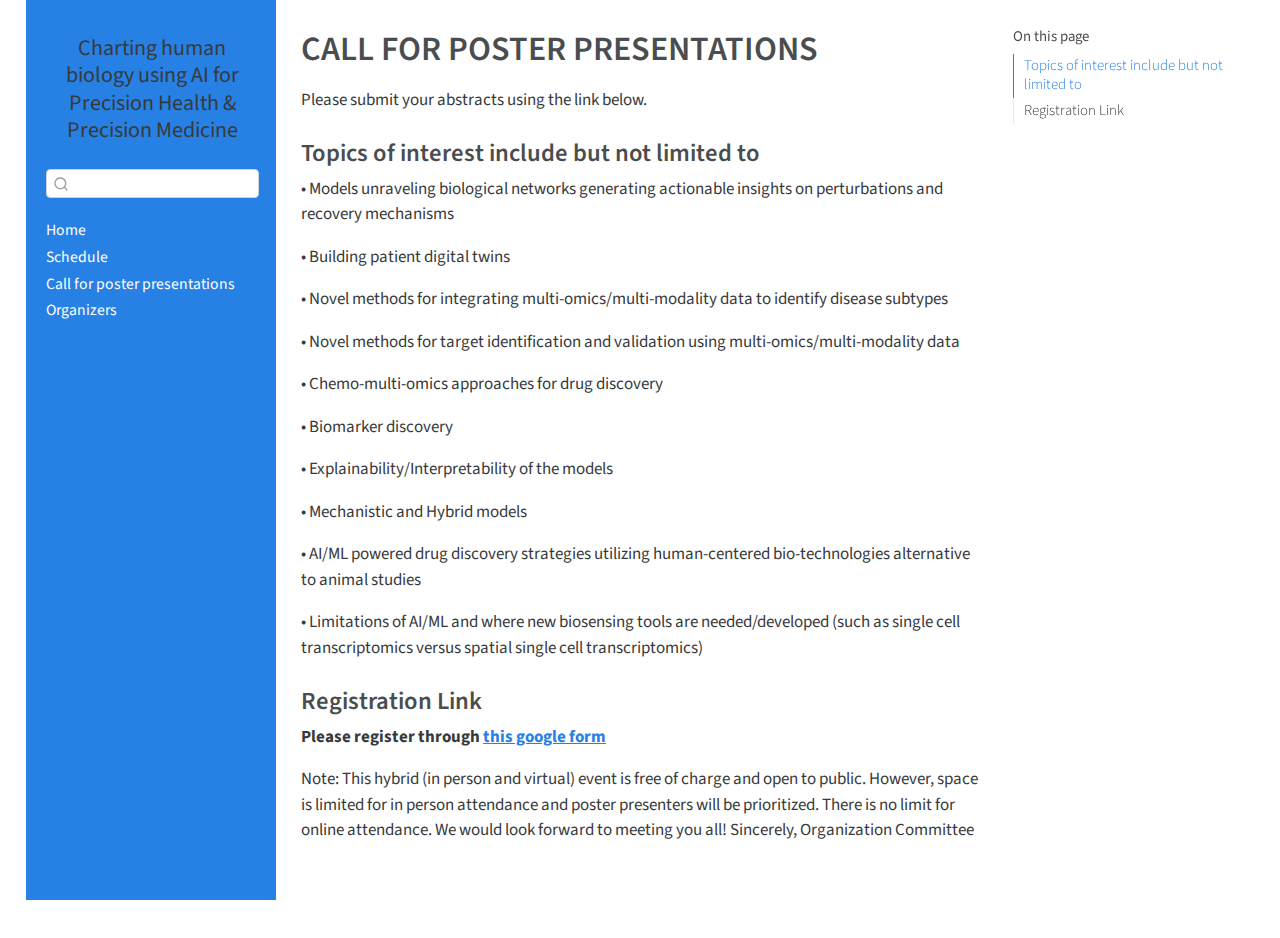
<file: materials.html>
<!DOCTYPE html>
<html xmlns="http://www.w3.org/1999/xhtml" lang="en" xml:lang="en"><head>

<meta charset="utf-8">
<meta name="generator" content="quarto-1.3.450">

<meta name="viewport" content="width=device-width, initial-scale=1.0, user-scalable=yes">


<title>Charting human biology using AI for Precision Health &amp; Precision Medicine - CALL FOR POSTER PRESENTATIONS</title>
<style>
code{white-space: pre-wrap;}
span.smallcaps{font-variant: small-caps;}
div.columns{display: flex; gap: min(4vw, 1.5em);}
div.column{flex: auto; overflow-x: auto;}
div.hanging-indent{margin-left: 1.5em; text-indent: -1.5em;}
ul.task-list{list-style: none;}
ul.task-list li input[type="checkbox"] {
  width: 0.8em;
  margin: 0 0.8em 0.2em -1em; /* quarto-specific, see https://github.com/quarto-dev/quarto-cli/issues/4556 */ 
  vertical-align: middle;
}
</style>


<script src="site_libs/quarto-nav/quarto-nav.js"></script>
<script src="site_libs/clipboard/clipboard.min.js"></script>
<script src="site_libs/quarto-search/autocomplete.umd.js"></script>
<script src="site_libs/quarto-search/fuse.min.js"></script>
<script src="site_libs/quarto-search/quarto-search.js"></script>
<meta name="quarto:offset" content="./">
<script src="site_libs/quarto-html/quarto.js"></script>
<script src="site_libs/quarto-html/popper.min.js"></script>
<script src="site_libs/quarto-html/tippy.umd.min.js"></script>
<script src="site_libs/quarto-html/anchor.min.js"></script>
<link href="site_libs/quarto-html/tippy.css" rel="stylesheet">
<link href="site_libs/quarto-html/quarto-syntax-highlighting.css" rel="stylesheet" id="quarto-text-highlighting-styles">
<script src="site_libs/bootstrap/bootstrap.min.js"></script>
<link href="site_libs/bootstrap/bootstrap-icons.css" rel="stylesheet">
<link href="site_libs/bootstrap/bootstrap.min.css" rel="stylesheet" id="quarto-bootstrap" data-mode="light">
<script id="quarto-search-options" type="application/json">{
  "location": "sidebar",
  "copy-button": false,
  "collapse-after": 3,
  "panel-placement": "start",
  "type": "textbox",
  "limit": 20,
  "language": {
    "search-no-results-text": "No results",
    "search-matching-documents-text": "matching documents",
    "search-copy-link-title": "Copy link to search",
    "search-hide-matches-text": "Hide additional matches",
    "search-more-match-text": "more match in this document",
    "search-more-matches-text": "more matches in this document",
    "search-clear-button-title": "Clear",
    "search-detached-cancel-button-title": "Cancel",
    "search-submit-button-title": "Submit",
    "search-label": "Search"
  }
}</script>


</head>

<body class="nav-sidebar floating">

<div id="quarto-search-results"></div>
  <header id="quarto-header" class="headroom fixed-top">
  <nav class="quarto-secondary-nav">
    <div class="container-fluid d-flex">
      <button type="button" class="quarto-btn-toggle btn" data-bs-toggle="collapse" data-bs-target="#quarto-sidebar,#quarto-sidebar-glass" aria-controls="quarto-sidebar" aria-expanded="false" aria-label="Toggle sidebar navigation" onclick="if (window.quartoToggleHeadroom) { window.quartoToggleHeadroom(); }">
        <i class="bi bi-layout-text-sidebar-reverse"></i>
      </button>
      <nav class="quarto-page-breadcrumbs" aria-label="breadcrumb"><ol class="breadcrumb"><li class="breadcrumb-item"><a href="./materials.html">Call for poster presentations</a></li></ol></nav>
      <a class="flex-grow-1" role="button" data-bs-toggle="collapse" data-bs-target="#quarto-sidebar,#quarto-sidebar-glass" aria-controls="quarto-sidebar" aria-expanded="false" aria-label="Toggle sidebar navigation" onclick="if (window.quartoToggleHeadroom) { window.quartoToggleHeadroom(); }">      
      </a>
      <button type="button" class="btn quarto-search-button" aria-label="" onclick="window.quartoOpenSearch();">
        <i class="bi bi-search"></i>
      </button>
    </div>
  </nav>
</header>
<!-- content -->
<div id="quarto-content" class="quarto-container page-columns page-rows-contents page-layout-article">
<!-- sidebar -->
  <nav id="quarto-sidebar" class="sidebar collapse collapse-horizontal sidebar-navigation floating overflow-auto">
    <div class="pt-lg-2 mt-2 text-center sidebar-header">
    <div class="sidebar-title mb-0 py-0">
      <a href="./">Charting human biology using AI for Precision Health &amp; Precision Medicine</a> 
    </div>
      </div>
        <div class="mt-2 flex-shrink-0 align-items-center">
        <div class="sidebar-search">
        <div id="quarto-search" class="" title="Search"></div>
        </div>
        </div>
    <div class="sidebar-menu-container"> 
    <ul class="list-unstyled mt-1">
        <li class="sidebar-item">
  <div class="sidebar-item-container"> 
  <a href="./index.html" class="sidebar-item-text sidebar-link">
 <span class="menu-text">Home</span></a>
  </div>
</li>
        <li class="sidebar-item">
  <div class="sidebar-item-container"> 
  <a href="./schedule.html" class="sidebar-item-text sidebar-link">
 <span class="menu-text">Schedule</span></a>
  </div>
</li>
        <li class="sidebar-item">
  <div class="sidebar-item-container"> 
  <a href="./materials.html" class="sidebar-item-text sidebar-link active">
 <span class="menu-text">Call for poster presentations</span></a>
  </div>
</li>
        <li class="sidebar-item">
  <div class="sidebar-item-container"> 
  <a href="./organizers.html" class="sidebar-item-text sidebar-link">
 <span class="menu-text">Organizers</span></a>
  </div>
</li>
    </ul>
    </div>
</nav>
<div id="quarto-sidebar-glass" data-bs-toggle="collapse" data-bs-target="#quarto-sidebar,#quarto-sidebar-glass"></div>
<!-- margin-sidebar -->
    <div id="quarto-margin-sidebar" class="sidebar margin-sidebar">
        <nav id="TOC" role="doc-toc" class="toc-active">
    <h2 id="toc-title">On this page</h2>
   
  <ul>
  <li><a href="#topics-of-interest-include-but-not-limited-to" id="toc-topics-of-interest-include-but-not-limited-to" class="nav-link active" data-scroll-target="#topics-of-interest-include-but-not-limited-to">Topics of interest include but not limited to</a></li>
  <li><a href="#registration-link" id="toc-registration-link" class="nav-link" data-scroll-target="#registration-link">Registration Link</a></li>
  </ul>
</nav>
    </div>
<!-- main -->
<main class="content" id="quarto-document-content">

<header id="title-block-header" class="quarto-title-block default">
<div class="quarto-title">
<h1 class="title">CALL FOR POSTER PRESENTATIONS</h1>
</div>



<div class="quarto-title-meta">

    
  
    
  </div>
  

</header>

<p>Please submit your abstracts using the link below.</p>
<section id="topics-of-interest-include-but-not-limited-to" class="level3">
<h3 class="anchored" data-anchor-id="topics-of-interest-include-but-not-limited-to">Topics of interest include but not limited to</h3>
<p>• Models unraveling biological networks generating actionable insights on perturbations and recovery mechanisms</p>
<p>• Building patient digital twins</p>
<p>• Novel methods for integrating multi-omics/multi-modality data to identify disease subtypes</p>
<p>• Novel methods for target identification and validation using multi-omics/multi-modality data</p>
<p>• Chemo-multi-omics approaches for drug discovery</p>
<p>• Biomarker discovery</p>
<p>• Explainability/Interpretability of the models</p>
<p>• Mechanistic and Hybrid models</p>
<p>• AI/ML powered drug discovery strategies utilizing human-centered bio-technologies alternative to animal studies</p>
<p>• Limitations of AI/ML and where new biosensing tools are needed/developed (such as single cell transcriptomics versus spatial single cell transcriptomics)</p>
</section>
<section id="registration-link" class="level3">
<h3 class="anchored" data-anchor-id="registration-link">Registration Link</h3>
<p><strong>Please register through <a href="https://docs.google.com/forms/d/e/1FAIpQLScq83so2aQntCTdwQauWHZQdFnU6w0FtqrrrOoqub6pmgV14w/viewform?usp=sf_link">this google form</a> </strong></p>
<p>Note: This hybrid (in person and virtual) event is free of charge and open to public. However, space is limited for in person attendance and poster presenters will be prioritized. There is no limit for online attendance. We would look forward to meeting you all! Sincerely, Organization Committee</p>


</section>

</main> <!-- /main -->
<script id="quarto-html-after-body" type="application/javascript">
window.document.addEventListener("DOMContentLoaded", function (event) {
  const toggleBodyColorMode = (bsSheetEl) => {
    const mode = bsSheetEl.getAttribute("data-mode");
    const bodyEl = window.document.querySelector("body");
    if (mode === "dark") {
      bodyEl.classList.add("quarto-dark");
      bodyEl.classList.remove("quarto-light");
    } else {
      bodyEl.classList.add("quarto-light");
      bodyEl.classList.remove("quarto-dark");
    }
  }
  const toggleBodyColorPrimary = () => {
    const bsSheetEl = window.document.querySelector("link#quarto-bootstrap");
    if (bsSheetEl) {
      toggleBodyColorMode(bsSheetEl);
    }
  }
  toggleBodyColorPrimary();  
  const icon = "";
  const anchorJS = new window.AnchorJS();
  anchorJS.options = {
    placement: 'right',
    icon: icon
  };
  anchorJS.add('.anchored');
  const isCodeAnnotation = (el) => {
    for (const clz of el.classList) {
      if (clz.startsWith('code-annotation-')) {                     
        return true;
      }
    }
    return false;
  }
  const clipboard = new window.ClipboardJS('.code-copy-button', {
    text: function(trigger) {
      const codeEl = trigger.previousElementSibling.cloneNode(true);
      for (const childEl of codeEl.children) {
        if (isCodeAnnotation(childEl)) {
          childEl.remove();
        }
      }
      return codeEl.innerText;
    }
  });
  clipboard.on('success', function(e) {
    // button target
    const button = e.trigger;
    // don't keep focus
    button.blur();
    // flash "checked"
    button.classList.add('code-copy-button-checked');
    var currentTitle = button.getAttribute("title");
    button.setAttribute("title", "Copied!");
    let tooltip;
    if (window.bootstrap) {
      button.setAttribute("data-bs-toggle", "tooltip");
      button.setAttribute("data-bs-placement", "left");
      button.setAttribute("data-bs-title", "Copied!");
      tooltip = new bootstrap.Tooltip(button, 
        { trigger: "manual", 
          customClass: "code-copy-button-tooltip",
          offset: [0, -8]});
      tooltip.show();    
    }
    setTimeout(function() {
      if (tooltip) {
        tooltip.hide();
        button.removeAttribute("data-bs-title");
        button.removeAttribute("data-bs-toggle");
        button.removeAttribute("data-bs-placement");
      }
      button.setAttribute("title", currentTitle);
      button.classList.remove('code-copy-button-checked');
    }, 1000);
    // clear code selection
    e.clearSelection();
  });
  function tippyHover(el, contentFn) {
    const config = {
      allowHTML: true,
      content: contentFn,
      maxWidth: 500,
      delay: 100,
      arrow: false,
      appendTo: function(el) {
          return el.parentElement;
      },
      interactive: true,
      interactiveBorder: 10,
      theme: 'quarto',
      placement: 'bottom-start'
    };
    window.tippy(el, config); 
  }
  const noterefs = window.document.querySelectorAll('a[role="doc-noteref"]');
  for (var i=0; i<noterefs.length; i++) {
    const ref = noterefs[i];
    tippyHover(ref, function() {
      // use id or data attribute instead here
      let href = ref.getAttribute('data-footnote-href') || ref.getAttribute('href');
      try { href = new URL(href).hash; } catch {}
      const id = href.replace(/^#\/?/, "");
      const note = window.document.getElementById(id);
      return note.innerHTML;
    });
  }
      let selectedAnnoteEl;
      const selectorForAnnotation = ( cell, annotation) => {
        let cellAttr = 'data-code-cell="' + cell + '"';
        let lineAttr = 'data-code-annotation="' +  annotation + '"';
        const selector = 'span[' + cellAttr + '][' + lineAttr + ']';
        return selector;
      }
      const selectCodeLines = (annoteEl) => {
        const doc = window.document;
        const targetCell = annoteEl.getAttribute("data-target-cell");
        const targetAnnotation = annoteEl.getAttribute("data-target-annotation");
        const annoteSpan = window.document.querySelector(selectorForAnnotation(targetCell, targetAnnotation));
        const lines = annoteSpan.getAttribute("data-code-lines").split(",");
        const lineIds = lines.map((line) => {
          return targetCell + "-" + line;
        })
        let top = null;
        let height = null;
        let parent = null;
        if (lineIds.length > 0) {
            //compute the position of the single el (top and bottom and make a div)
            const el = window.document.getElementById(lineIds[0]);
            top = el.offsetTop;
            height = el.offsetHeight;
            parent = el.parentElement.parentElement;
          if (lineIds.length > 1) {
            const lastEl = window.document.getElementById(lineIds[lineIds.length - 1]);
            const bottom = lastEl.offsetTop + lastEl.offsetHeight;
            height = bottom - top;
          }
          if (top !== null && height !== null && parent !== null) {
            // cook up a div (if necessary) and position it 
            let div = window.document.getElementById("code-annotation-line-highlight");
            if (div === null) {
              div = window.document.createElement("div");
              div.setAttribute("id", "code-annotation-line-highlight");
              div.style.position = 'absolute';
              parent.appendChild(div);
            }
            div.style.top = top - 2 + "px";
            div.style.height = height + 4 + "px";
            let gutterDiv = window.document.getElementById("code-annotation-line-highlight-gutter");
            if (gutterDiv === null) {
              gutterDiv = window.document.createElement("div");
              gutterDiv.setAttribute("id", "code-annotation-line-highlight-gutter");
              gutterDiv.style.position = 'absolute';
              const codeCell = window.document.getElementById(targetCell);
              const gutter = codeCell.querySelector('.code-annotation-gutter');
              gutter.appendChild(gutterDiv);
            }
            gutterDiv.style.top = top - 2 + "px";
            gutterDiv.style.height = height + 4 + "px";
          }
          selectedAnnoteEl = annoteEl;
        }
      };
      const unselectCodeLines = () => {
        const elementsIds = ["code-annotation-line-highlight", "code-annotation-line-highlight-gutter"];
        elementsIds.forEach((elId) => {
          const div = window.document.getElementById(elId);
          if (div) {
            div.remove();
          }
        });
        selectedAnnoteEl = undefined;
      };
      // Attach click handler to the DT
      const annoteDls = window.document.querySelectorAll('dt[data-target-cell]');
      for (const annoteDlNode of annoteDls) {
        annoteDlNode.addEventListener('click', (event) => {
          const clickedEl = event.target;
          if (clickedEl !== selectedAnnoteEl) {
            unselectCodeLines();
            const activeEl = window.document.querySelector('dt[data-target-cell].code-annotation-active');
            if (activeEl) {
              activeEl.classList.remove('code-annotation-active');
            }
            selectCodeLines(clickedEl);
            clickedEl.classList.add('code-annotation-active');
          } else {
            // Unselect the line
            unselectCodeLines();
            clickedEl.classList.remove('code-annotation-active');
          }
        });
      }
  const findCites = (el) => {
    const parentEl = el.parentElement;
    if (parentEl) {
      const cites = parentEl.dataset.cites;
      if (cites) {
        return {
          el,
          cites: cites.split(' ')
        };
      } else {
        return findCites(el.parentElement)
      }
    } else {
      return undefined;
    }
  };
  var bibliorefs = window.document.querySelectorAll('a[role="doc-biblioref"]');
  for (var i=0; i<bibliorefs.length; i++) {
    const ref = bibliorefs[i];
    const citeInfo = findCites(ref);
    if (citeInfo) {
      tippyHover(citeInfo.el, function() {
        var popup = window.document.createElement('div');
        citeInfo.cites.forEach(function(cite) {
          var citeDiv = window.document.createElement('div');
          citeDiv.classList.add('hanging-indent');
          citeDiv.classList.add('csl-entry');
          var biblioDiv = window.document.getElementById('ref-' + cite);
          if (biblioDiv) {
            citeDiv.innerHTML = biblioDiv.innerHTML;
          }
          popup.appendChild(citeDiv);
        });
        return popup.innerHTML;
      });
    }
  }
});
</script>
</div> <!-- /content -->



</body></html>
</file>
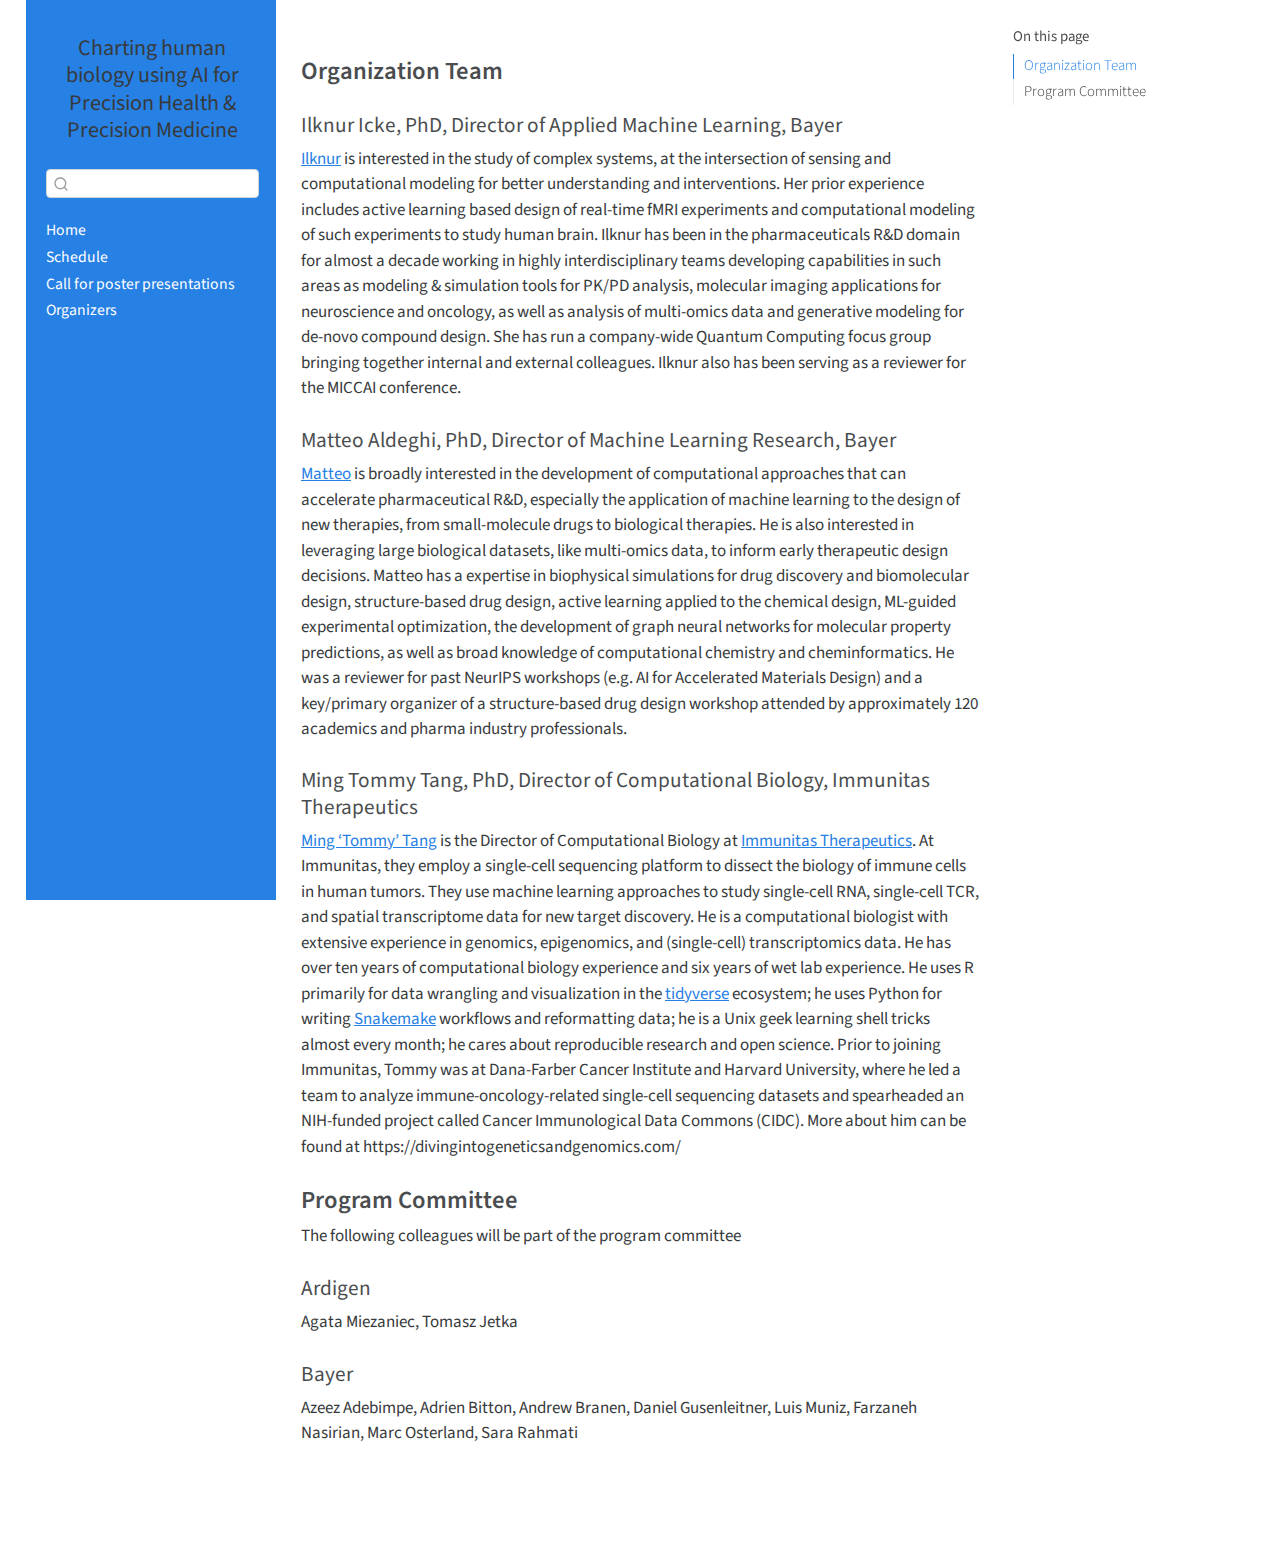
<file: organizers.html>
<!DOCTYPE html>
<html xmlns="http://www.w3.org/1999/xhtml" lang="en" xml:lang="en"><head>

<meta charset="utf-8">
<meta name="generator" content="quarto-1.3.450">

<meta name="viewport" content="width=device-width, initial-scale=1.0, user-scalable=yes">


<title>Charting human biology using AI for Precision Health &amp; Precision Medicine – organizers</title>
<style>
code{white-space: pre-wrap;}
span.smallcaps{font-variant: small-caps;}
div.columns{display: flex; gap: min(4vw, 1.5em);}
div.column{flex: auto; overflow-x: auto;}
div.hanging-indent{margin-left: 1.5em; text-indent: -1.5em;}
ul.task-list{list-style: none;}
ul.task-list li input[type="checkbox"] {
  width: 0.8em;
  margin: 0 0.8em 0.2em -1em; /* quarto-specific, see https://github.com/quarto-dev/quarto-cli/issues/4556 */ 
  vertical-align: middle;
}
</style>


<script src="site_libs/quarto-nav/quarto-nav.js"></script>
<script src="site_libs/clipboard/clipboard.min.js"></script>
<script src="site_libs/quarto-search/autocomplete.umd.js"></script>
<script src="site_libs/quarto-search/fuse.min.js"></script>
<script src="site_libs/quarto-search/quarto-search.js"></script>
<meta name="quarto:offset" content="./">
<script src="site_libs/quarto-html/quarto.js"></script>
<script src="site_libs/quarto-html/popper.min.js"></script>
<script src="site_libs/quarto-html/tippy.umd.min.js"></script>
<script src="site_libs/quarto-html/anchor.min.js"></script>
<link href="site_libs/quarto-html/tippy.css" rel="stylesheet">
<link href="site_libs/quarto-html/quarto-syntax-highlighting.css" rel="stylesheet" id="quarto-text-highlighting-styles">
<script src="site_libs/bootstrap/bootstrap.min.js"></script>
<link href="site_libs/bootstrap/bootstrap-icons.css" rel="stylesheet">
<link href="site_libs/bootstrap/bootstrap.min.css" rel="stylesheet" id="quarto-bootstrap" data-mode="light">
<script id="quarto-search-options" type="application/json">{
  "location": "sidebar",
  "copy-button": false,
  "collapse-after": 3,
  "panel-placement": "start",
  "type": "textbox",
  "limit": 20,
  "language": {
    "search-no-results-text": "No results",
    "search-matching-documents-text": "matching documents",
    "search-copy-link-title": "Copy link to search",
    "search-hide-matches-text": "Hide additional matches",
    "search-more-match-text": "more match in this document",
    "search-more-matches-text": "more matches in this document",
    "search-clear-button-title": "Clear",
    "search-detached-cancel-button-title": "Cancel",
    "search-submit-button-title": "Submit",
    "search-label": "Search"
  }
}</script>


</head>

<body class="nav-sidebar floating">

<div id="quarto-search-results"></div>
  <header id="quarto-header" class="headroom fixed-top">
  <nav class="quarto-secondary-nav">
    <div class="container-fluid d-flex">
      <button type="button" class="quarto-btn-toggle btn" data-bs-toggle="collapse" data-bs-target="#quarto-sidebar,#quarto-sidebar-glass" aria-controls="quarto-sidebar" aria-expanded="false" aria-label="Toggle sidebar navigation" onclick="if (window.quartoToggleHeadroom) { window.quartoToggleHeadroom(); }">
        <i class="bi bi-layout-text-sidebar-reverse"></i>
      </button>
      <nav class="quarto-page-breadcrumbs" aria-label="breadcrumb"><ol class="breadcrumb"><li class="breadcrumb-item"><a href="./organizers.html">Organizers</a></li></ol></nav>
      <a class="flex-grow-1" role="button" data-bs-toggle="collapse" data-bs-target="#quarto-sidebar,#quarto-sidebar-glass" aria-controls="quarto-sidebar" aria-expanded="false" aria-label="Toggle sidebar navigation" onclick="if (window.quartoToggleHeadroom) { window.quartoToggleHeadroom(); }">      
      </a>
      <button type="button" class="btn quarto-search-button" aria-label="" onclick="window.quartoOpenSearch();">
        <i class="bi bi-search"></i>
      </button>
    </div>
  </nav>
</header>
<!-- content -->
<div id="quarto-content" class="quarto-container page-columns page-rows-contents page-layout-article">
<!-- sidebar -->
  <nav id="quarto-sidebar" class="sidebar collapse collapse-horizontal sidebar-navigation floating overflow-auto">
    <div class="pt-lg-2 mt-2 text-center sidebar-header">
    <div class="sidebar-title mb-0 py-0">
      <a href="./">Charting human biology using AI for Precision Health &amp; Precision Medicine</a> 
    </div>
      </div>
        <div class="mt-2 flex-shrink-0 align-items-center">
        <div class="sidebar-search">
        <div id="quarto-search" class="" title="Search"></div>
        </div>
        </div>
    <div class="sidebar-menu-container"> 
    <ul class="list-unstyled mt-1">
        <li class="sidebar-item">
  <div class="sidebar-item-container"> 
  <a href="./index.html" class="sidebar-item-text sidebar-link">
 <span class="menu-text">Home</span></a>
  </div>
</li>
        <li class="sidebar-item">
  <div class="sidebar-item-container"> 
  <a href="./schedule.html" class="sidebar-item-text sidebar-link">
 <span class="menu-text">Schedule</span></a>
  </div>
</li>
        <li class="sidebar-item">
  <div class="sidebar-item-container"> 
  <a href="./materials.html" class="sidebar-item-text sidebar-link">
 <span class="menu-text">Call for poster presentations</span></a>
  </div>
</li>
        <li class="sidebar-item">
  <div class="sidebar-item-container"> 
  <a href="./organizers.html" class="sidebar-item-text sidebar-link active">
 <span class="menu-text">Organizers</span></a>
  </div>
</li>
    </ul>
    </div>
</nav>
<div id="quarto-sidebar-glass" data-bs-toggle="collapse" data-bs-target="#quarto-sidebar,#quarto-sidebar-glass"></div>
<!-- margin-sidebar -->
    <div id="quarto-margin-sidebar" class="sidebar margin-sidebar">
        <nav id="TOC" role="doc-toc" class="toc-active">
    <h2 id="toc-title">On this page</h2>
   
  <ul>
  <li><a href="#organization-team" id="toc-organization-team" class="nav-link active" data-scroll-target="#organization-team">Organization Team</a></li>
  <li><a href="#program-committee" id="toc-program-committee" class="nav-link" data-scroll-target="#program-committee">Program Committee</a></li>
  </ul>
</nav>
    </div>
<!-- main -->
<main class="content" id="quarto-document-content">



<section id="organization-team" class="level3">
<h3 class="anchored" data-anchor-id="organization-team">Organization Team</h3>
<section id="ilknur-icke-phd-director-of-applied-machine-learning-bayer" class="level4">
<h4 class="anchored" data-anchor-id="ilknur-icke-phd-director-of-applied-machine-learning-bayer">Ilknur Icke, PhD, Director of Applied Machine Learning, Bayer</h4>
<p><a href="https://www.linkedin.com/in/ilknuricke/">Ilknur</a> is interested in the study of complex systems, at the intersection of sensing and computational modeling for better understanding and interventions. Her prior experience includes active learning based design of real-time fMRI experiments and computational modeling of such experiments to study human brain. Ilknur has been in the pharmaceuticals R&amp;D domain for almost a decade working in highly interdisciplinary teams developing capabilities in such areas as modeling &amp; simulation tools for PK/PD analysis, molecular imaging applications for neuroscience and oncology, as well as analysis of multi-omics data and generative modeling for de-novo compound design. She has run a company-wide Quantum Computing focus group bringing together internal and external colleagues. Ilknur also has been serving as a reviewer for the MICCAI conference.</p>
</section>
<section id="matteo-aldeghi-phd-director-of-machine-learning-research-bayer" class="level4">
<h4 class="anchored" data-anchor-id="matteo-aldeghi-phd-director-of-machine-learning-research-bayer">Matteo Aldeghi, PhD, Director of Machine Learning Research, Bayer</h4>
<p><a href="https://www.linkedin.com/in/matteoaldeghi/">Matteo</a> is broadly interested in the development of computational approaches that can accelerate pharmaceutical R&amp;D, especially the application of machine learning to the design of new therapies, from small-molecule drugs to biological therapies. He is also interested in leveraging large biological datasets, like multi-omics data, to inform early therapeutic design decisions. Matteo has a expertise in biophysical simulations for drug discovery and biomolecular design, structure-based drug design, active learning applied to the chemical design, ML-guided experimental optimization, the development of graph neural networks for molecular property predictions, as well as broad knowledge of computational chemistry and cheminformatics. He was a reviewer for past NeurIPS workshops (e.g. AI for Accelerated Materials Design) and a key/primary organizer of a structure-based drug design workshop attended by approximately 120 academics and pharma industry professionals.</p>
</section>
<section id="ming-tommy-tang-phd-director-of-computational-biology-immunitas-therapeutics" class="level4">
<h4 class="anchored" data-anchor-id="ming-tommy-tang-phd-director-of-computational-biology-immunitas-therapeutics">Ming Tommy Tang, PhD, Director of Computational Biology, Immunitas Therapeutics</h4>
<p><a href="https://divingintogeneticsandgenomics.com/">Ming ‘Tommy’ Tang</a> is the Director of Computational Biology at <a href="https://www.immunitastx.com/">Immunitas Therapeutics</a>. At Immunitas, they employ a single-cell sequencing platform to dissect the biology of immune cells in human tumors. They use machine learning approaches to study single-cell RNA, single-cell TCR, and spatial transcriptome data for new target discovery. He is a computational biologist with extensive experience in genomics, epigenomics, and (single-cell) transcriptomics data. He has over ten years of computational biology experience and six years of wet lab experience. He uses R primarily for data wrangling and visualization in the <a href="https://www.tidyverse.org/">tidyverse</a> ecosystem; he uses Python for writing <a href="https://snakemake.readthedocs.io/en/stable/">Snakemake</a> workflows and reformatting data; he is a Unix geek learning shell tricks almost every month; he cares about reproducible research and open science. Prior to joining Immunitas, Tommy was at Dana-Farber Cancer Institute and Harvard University, where he led a team to analyze immune-oncology-related single-cell sequencing datasets and spearheaded an NIH-funded project called Cancer Immunological Data Commons (CIDC). More about him can be found at https://divingintogeneticsandgenomics.com/</p>
</section>
</section>
<section id="program-committee" class="level3">
<h3 class="anchored" data-anchor-id="program-committee">Program Committee</h3>
<p>The following colleagues will be part of the program committee</p>
<section id="ardigen" class="level4">
<h4 class="anchored" data-anchor-id="ardigen">Ardigen</h4>
<p>Agata Miezaniec, Tomasz Jetka</p>
</section>
<section id="bayer" class="level4">
<h4 class="anchored" data-anchor-id="bayer">Bayer</h4>
<p>Azeez Adebimpe, Adrien Bitton, Andrew Branen, Daniel Gusenleitner, Luis Muniz, Farzaneh Nasirian, Marc Osterland, Sara Rahmati</p>


</section>
</section>

</main> <!-- /main -->
<script id="quarto-html-after-body" type="application/javascript">
window.document.addEventListener("DOMContentLoaded", function (event) {
  const toggleBodyColorMode = (bsSheetEl) => {
    const mode = bsSheetEl.getAttribute("data-mode");
    const bodyEl = window.document.querySelector("body");
    if (mode === "dark") {
      bodyEl.classList.add("quarto-dark");
      bodyEl.classList.remove("quarto-light");
    } else {
      bodyEl.classList.add("quarto-light");
      bodyEl.classList.remove("quarto-dark");
    }
  }
  const toggleBodyColorPrimary = () => {
    const bsSheetEl = window.document.querySelector("link#quarto-bootstrap");
    if (bsSheetEl) {
      toggleBodyColorMode(bsSheetEl);
    }
  }
  toggleBodyColorPrimary();  
  const icon = "";
  const anchorJS = new window.AnchorJS();
  anchorJS.options = {
    placement: 'right',
    icon: icon
  };
  anchorJS.add('.anchored');
  const isCodeAnnotation = (el) => {
    for (const clz of el.classList) {
      if (clz.startsWith('code-annotation-')) {                     
        return true;
      }
    }
    return false;
  }
  const clipboard = new window.ClipboardJS('.code-copy-button', {
    text: function(trigger) {
      const codeEl = trigger.previousElementSibling.cloneNode(true);
      for (const childEl of codeEl.children) {
        if (isCodeAnnotation(childEl)) {
          childEl.remove();
        }
      }
      return codeEl.innerText;
    }
  });
  clipboard.on('success', function(e) {
    // button target
    const button = e.trigger;
    // don't keep focus
    button.blur();
    // flash "checked"
    button.classList.add('code-copy-button-checked');
    var currentTitle = button.getAttribute("title");
    button.setAttribute("title", "Copied!");
    let tooltip;
    if (window.bootstrap) {
      button.setAttribute("data-bs-toggle", "tooltip");
      button.setAttribute("data-bs-placement", "left");
      button.setAttribute("data-bs-title", "Copied!");
      tooltip = new bootstrap.Tooltip(button, 
        { trigger: "manual", 
          customClass: "code-copy-button-tooltip",
          offset: [0, -8]});
      tooltip.show();    
    }
    setTimeout(function() {
      if (tooltip) {
        tooltip.hide();
        button.removeAttribute("data-bs-title");
        button.removeAttribute("data-bs-toggle");
        button.removeAttribute("data-bs-placement");
      }
      button.setAttribute("title", currentTitle);
      button.classList.remove('code-copy-button-checked');
    }, 1000);
    // clear code selection
    e.clearSelection();
  });
  function tippyHover(el, contentFn) {
    const config = {
      allowHTML: true,
      content: contentFn,
      maxWidth: 500,
      delay: 100,
      arrow: false,
      appendTo: function(el) {
          return el.parentElement;
      },
      interactive: true,
      interactiveBorder: 10,
      theme: 'quarto',
      placement: 'bottom-start'
    };
    window.tippy(el, config); 
  }
  const noterefs = window.document.querySelectorAll('a[role="doc-noteref"]');
  for (var i=0; i<noterefs.length; i++) {
    const ref = noterefs[i];
    tippyHover(ref, function() {
      // use id or data attribute instead here
      let href = ref.getAttribute('data-footnote-href') || ref.getAttribute('href');
      try { href = new URL(href).hash; } catch {}
      const id = href.replace(/^#\/?/, "");
      const note = window.document.getElementById(id);
      return note.innerHTML;
    });
  }
      let selectedAnnoteEl;
      const selectorForAnnotation = ( cell, annotation) => {
        let cellAttr = 'data-code-cell="' + cell + '"';
        let lineAttr = 'data-code-annotation="' +  annotation + '"';
        const selector = 'span[' + cellAttr + '][' + lineAttr + ']';
        return selector;
      }
      const selectCodeLines = (annoteEl) => {
        const doc = window.document;
        const targetCell = annoteEl.getAttribute("data-target-cell");
        const targetAnnotation = annoteEl.getAttribute("data-target-annotation");
        const annoteSpan = window.document.querySelector(selectorForAnnotation(targetCell, targetAnnotation));
        const lines = annoteSpan.getAttribute("data-code-lines").split(",");
        const lineIds = lines.map((line) => {
          return targetCell + "-" + line;
        })
        let top = null;
        let height = null;
        let parent = null;
        if (lineIds.length > 0) {
            //compute the position of the single el (top and bottom and make a div)
            const el = window.document.getElementById(lineIds[0]);
            top = el.offsetTop;
            height = el.offsetHeight;
            parent = el.parentElement.parentElement;
          if (lineIds.length > 1) {
            const lastEl = window.document.getElementById(lineIds[lineIds.length - 1]);
            const bottom = lastEl.offsetTop + lastEl.offsetHeight;
            height = bottom - top;
          }
          if (top !== null && height !== null && parent !== null) {
            // cook up a div (if necessary) and position it 
            let div = window.document.getElementById("code-annotation-line-highlight");
            if (div === null) {
              div = window.document.createElement("div");
              div.setAttribute("id", "code-annotation-line-highlight");
              div.style.position = 'absolute';
              parent.appendChild(div);
            }
            div.style.top = top - 2 + "px";
            div.style.height = height + 4 + "px";
            let gutterDiv = window.document.getElementById("code-annotation-line-highlight-gutter");
            if (gutterDiv === null) {
              gutterDiv = window.document.createElement("div");
              gutterDiv.setAttribute("id", "code-annotation-line-highlight-gutter");
              gutterDiv.style.position = 'absolute';
              const codeCell = window.document.getElementById(targetCell);
              const gutter = codeCell.querySelector('.code-annotation-gutter');
              gutter.appendChild(gutterDiv);
            }
            gutterDiv.style.top = top - 2 + "px";
            gutterDiv.style.height = height + 4 + "px";
          }
          selectedAnnoteEl = annoteEl;
        }
      };
      const unselectCodeLines = () => {
        const elementsIds = ["code-annotation-line-highlight", "code-annotation-line-highlight-gutter"];
        elementsIds.forEach((elId) => {
          const div = window.document.getElementById(elId);
          if (div) {
            div.remove();
          }
        });
        selectedAnnoteEl = undefined;
      };
      // Attach click handler to the DT
      const annoteDls = window.document.querySelectorAll('dt[data-target-cell]');
      for (const annoteDlNode of annoteDls) {
        annoteDlNode.addEventListener('click', (event) => {
          const clickedEl = event.target;
          if (clickedEl !== selectedAnnoteEl) {
            unselectCodeLines();
            const activeEl = window.document.querySelector('dt[data-target-cell].code-annotation-active');
            if (activeEl) {
              activeEl.classList.remove('code-annotation-active');
            }
            selectCodeLines(clickedEl);
            clickedEl.classList.add('code-annotation-active');
          } else {
            // Unselect the line
            unselectCodeLines();
            clickedEl.classList.remove('code-annotation-active');
          }
        });
      }
  const findCites = (el) => {
    const parentEl = el.parentElement;
    if (parentEl) {
      const cites = parentEl.dataset.cites;
      if (cites) {
        return {
          el,
          cites: cites.split(' ')
        };
      } else {
        return findCites(el.parentElement)
      }
    } else {
      return undefined;
    }
  };
  var bibliorefs = window.document.querySelectorAll('a[role="doc-biblioref"]');
  for (var i=0; i<bibliorefs.length; i++) {
    const ref = bibliorefs[i];
    const citeInfo = findCites(ref);
    if (citeInfo) {
      tippyHover(citeInfo.el, function() {
        var popup = window.document.createElement('div');
        citeInfo.cites.forEach(function(cite) {
          var citeDiv = window.document.createElement('div');
          citeDiv.classList.add('hanging-indent');
          citeDiv.classList.add('csl-entry');
          var biblioDiv = window.document.getElementById('ref-' + cite);
          if (biblioDiv) {
            citeDiv.innerHTML = biblioDiv.innerHTML;
          }
          popup.appendChild(citeDiv);
        });
        return popup.innerHTML;
      });
    }
  }
});
</script>
</div> <!-- /content -->



</body></html>
</file>
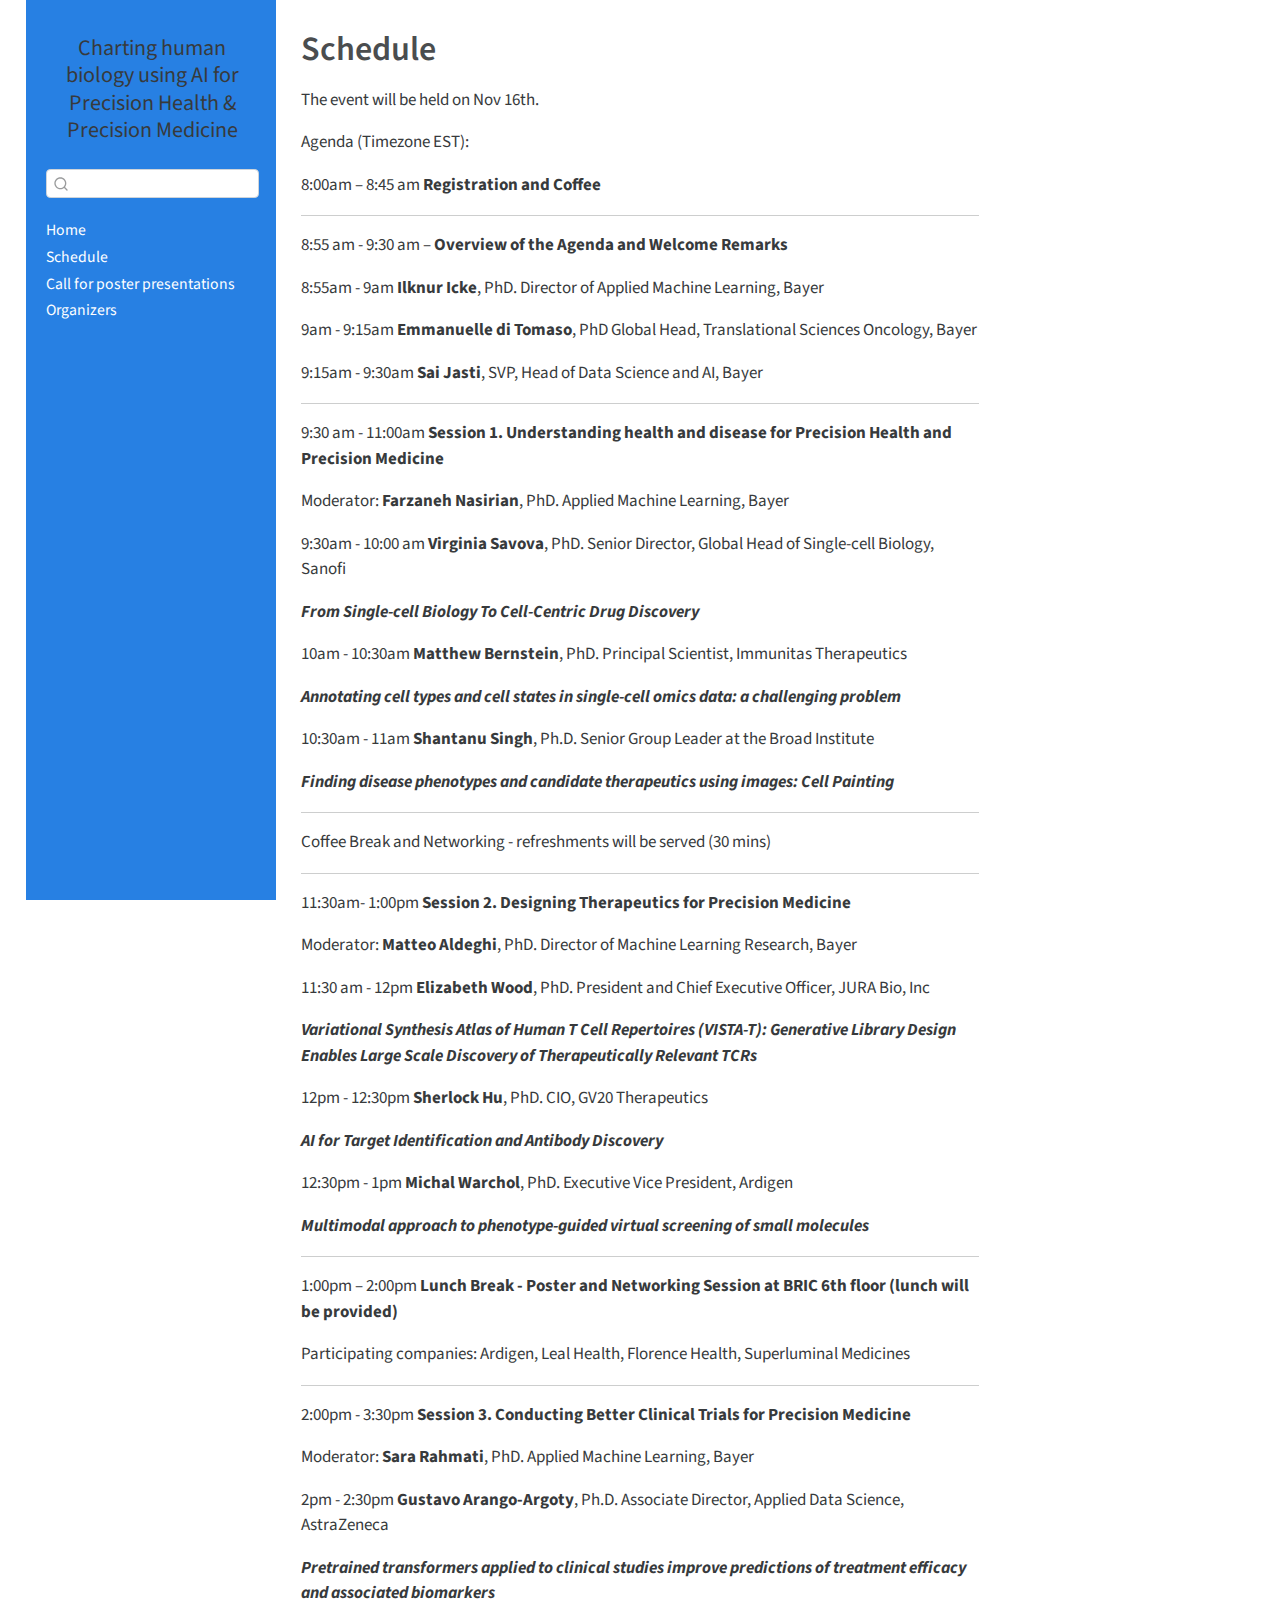
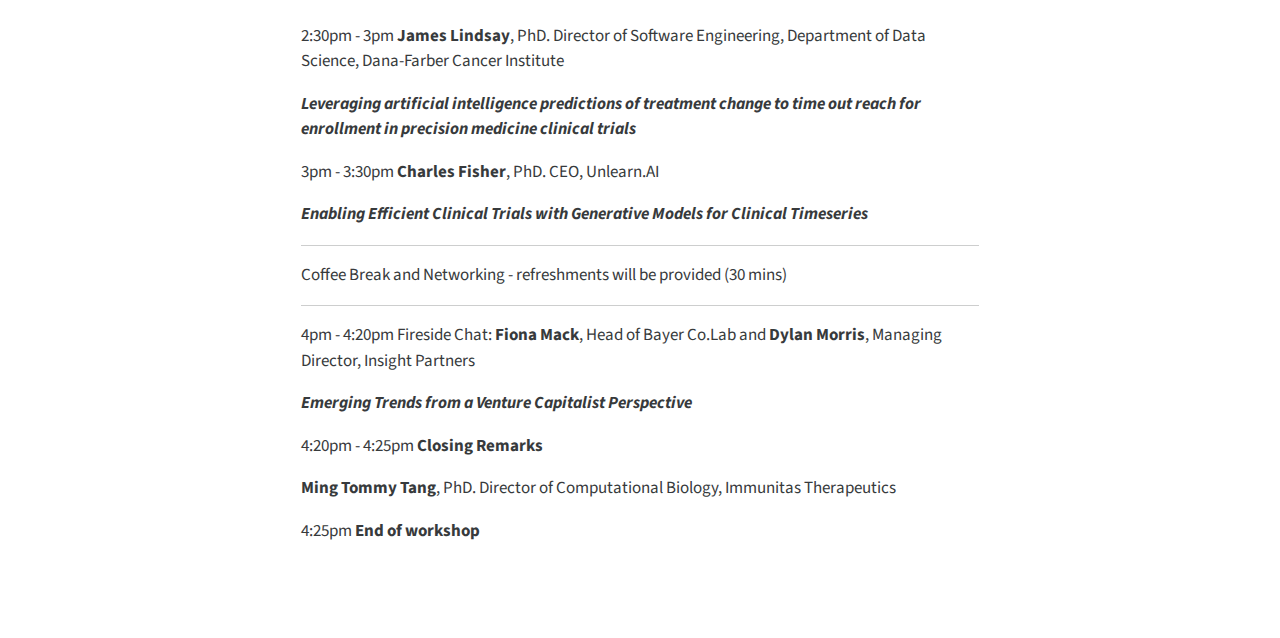
<file: schedule.html>
<!DOCTYPE html>
<html xmlns="http://www.w3.org/1999/xhtml" lang="en" xml:lang="en"><head>

<meta charset="utf-8">
<meta name="generator" content="quarto-1.3.450">

<meta name="viewport" content="width=device-width, initial-scale=1.0, user-scalable=yes">


<title>Charting human biology using AI for Precision Health &amp; Precision Medicine - Schedule</title>
<style>
code{white-space: pre-wrap;}
span.smallcaps{font-variant: small-caps;}
div.columns{display: flex; gap: min(4vw, 1.5em);}
div.column{flex: auto; overflow-x: auto;}
div.hanging-indent{margin-left: 1.5em; text-indent: -1.5em;}
ul.task-list{list-style: none;}
ul.task-list li input[type="checkbox"] {
  width: 0.8em;
  margin: 0 0.8em 0.2em -1em; /* quarto-specific, see https://github.com/quarto-dev/quarto-cli/issues/4556 */ 
  vertical-align: middle;
}
</style>


<script src="site_libs/quarto-nav/quarto-nav.js"></script>
<script src="site_libs/clipboard/clipboard.min.js"></script>
<script src="site_libs/quarto-search/autocomplete.umd.js"></script>
<script src="site_libs/quarto-search/fuse.min.js"></script>
<script src="site_libs/quarto-search/quarto-search.js"></script>
<meta name="quarto:offset" content="./">
<script src="site_libs/quarto-html/quarto.js"></script>
<script src="site_libs/quarto-html/popper.min.js"></script>
<script src="site_libs/quarto-html/tippy.umd.min.js"></script>
<script src="site_libs/quarto-html/anchor.min.js"></script>
<link href="site_libs/quarto-html/tippy.css" rel="stylesheet">
<link href="site_libs/quarto-html/quarto-syntax-highlighting.css" rel="stylesheet" id="quarto-text-highlighting-styles">
<script src="site_libs/bootstrap/bootstrap.min.js"></script>
<link href="site_libs/bootstrap/bootstrap-icons.css" rel="stylesheet">
<link href="site_libs/bootstrap/bootstrap.min.css" rel="stylesheet" id="quarto-bootstrap" data-mode="light">
<script id="quarto-search-options" type="application/json">{
  "location": "sidebar",
  "copy-button": false,
  "collapse-after": 3,
  "panel-placement": "start",
  "type": "textbox",
  "limit": 20,
  "language": {
    "search-no-results-text": "No results",
    "search-matching-documents-text": "matching documents",
    "search-copy-link-title": "Copy link to search",
    "search-hide-matches-text": "Hide additional matches",
    "search-more-match-text": "more match in this document",
    "search-more-matches-text": "more matches in this document",
    "search-clear-button-title": "Clear",
    "search-detached-cancel-button-title": "Cancel",
    "search-submit-button-title": "Submit",
    "search-label": "Search"
  }
}</script>


</head>

<body class="nav-sidebar floating">

<div id="quarto-search-results"></div>
  <header id="quarto-header" class="headroom fixed-top">
  <nav class="quarto-secondary-nav">
    <div class="container-fluid d-flex">
      <button type="button" class="quarto-btn-toggle btn" data-bs-toggle="collapse" data-bs-target="#quarto-sidebar,#quarto-sidebar-glass" aria-controls="quarto-sidebar" aria-expanded="false" aria-label="Toggle sidebar navigation" onclick="if (window.quartoToggleHeadroom) { window.quartoToggleHeadroom(); }">
        <i class="bi bi-layout-text-sidebar-reverse"></i>
      </button>
      <nav class="quarto-page-breadcrumbs" aria-label="breadcrumb"><ol class="breadcrumb"><li class="breadcrumb-item"><a href="./schedule.html">Schedule</a></li></ol></nav>
      <a class="flex-grow-1" role="button" data-bs-toggle="collapse" data-bs-target="#quarto-sidebar,#quarto-sidebar-glass" aria-controls="quarto-sidebar" aria-expanded="false" aria-label="Toggle sidebar navigation" onclick="if (window.quartoToggleHeadroom) { window.quartoToggleHeadroom(); }">      
      </a>
      <button type="button" class="btn quarto-search-button" aria-label="" onclick="window.quartoOpenSearch();">
        <i class="bi bi-search"></i>
      </button>
    </div>
  </nav>
</header>
<!-- content -->
<div id="quarto-content" class="quarto-container page-columns page-rows-contents page-layout-article">
<!-- sidebar -->
  <nav id="quarto-sidebar" class="sidebar collapse collapse-horizontal sidebar-navigation floating overflow-auto">
    <div class="pt-lg-2 mt-2 text-center sidebar-header">
    <div class="sidebar-title mb-0 py-0">
      <a href="./">Charting human biology using AI for Precision Health &amp; Precision Medicine</a> 
    </div>
      </div>
        <div class="mt-2 flex-shrink-0 align-items-center">
        <div class="sidebar-search">
        <div id="quarto-search" class="" title="Search"></div>
        </div>
        </div>
    <div class="sidebar-menu-container"> 
    <ul class="list-unstyled mt-1">
        <li class="sidebar-item">
  <div class="sidebar-item-container"> 
  <a href="./index.html" class="sidebar-item-text sidebar-link">
 <span class="menu-text">Home</span></a>
  </div>
</li>
        <li class="sidebar-item">
  <div class="sidebar-item-container"> 
  <a href="./schedule.html" class="sidebar-item-text sidebar-link active">
 <span class="menu-text">Schedule</span></a>
  </div>
</li>
        <li class="sidebar-item">
  <div class="sidebar-item-container"> 
  <a href="./materials.html" class="sidebar-item-text sidebar-link">
 <span class="menu-text">Call for poster presentations</span></a>
  </div>
</li>
        <li class="sidebar-item">
  <div class="sidebar-item-container"> 
  <a href="./organizers.html" class="sidebar-item-text sidebar-link">
 <span class="menu-text">Organizers</span></a>
  </div>
</li>
    </ul>
    </div>
</nav>
<div id="quarto-sidebar-glass" data-bs-toggle="collapse" data-bs-target="#quarto-sidebar,#quarto-sidebar-glass"></div>
<!-- margin-sidebar -->
    <div id="quarto-margin-sidebar" class="sidebar margin-sidebar">
        
    </div>
<!-- main -->
<main class="content" id="quarto-document-content">

<header id="title-block-header" class="quarto-title-block default">
<div class="quarto-title">
<h1 class="title">Schedule</h1>
</div>



<div class="quarto-title-meta">

    
  
    
  </div>
  

</header>

<p>The event will be held on Nov 16th.</p>
<p>Agenda (Timezone EST):</p>
<p>8:00am – 8:45 am <strong>Registration and Coffee</strong></p>
<hr>
<p>8:55 am - 9:30 am – <strong>Overview of the Agenda and Welcome Remarks</strong></p>
<p>8:55am - 9am <strong>Ilknur Icke</strong>, PhD. Director of Applied Machine Learning, Bayer</p>
<p>9am - 9:15am <strong>Emmanuelle di Tomaso</strong>, PhD Global Head, Translational Sciences Oncology, Bayer</p>
<p>9:15am - 9:30am <strong>Sai Jasti</strong>, SVP, Head of Data Science and AI, Bayer</p>
<hr>
<p>9:30 am - 11:00am <strong>Session 1. Understanding health and disease for Precision Health and Precision Medicine</strong></p>
<p>Moderator: <strong>Farzaneh Nasirian</strong>, PhD. Applied Machine Learning, Bayer</p>
<p>9:30am - 10:00 am <strong>Virginia Savova</strong>, PhD. Senior Director, Global Head of Single-cell Biology, Sanofi</p>
<p><strong><em>From Single-cell Biology To Cell-Centric Drug Discovery</em></strong></p>
<p>10am - 10:30am <strong>Matthew Bernstein</strong>, PhD. Principal Scientist, Immunitas Therapeutics</p>
<p><strong><em>Annotating cell types and cell states in single-cell omics data: a challenging problem</em></strong></p>
<p>10:30am - 11am <strong>Shantanu Singh</strong>, Ph.D.&nbsp;Senior Group Leader at the Broad Institute</p>
<p><strong><em>Finding disease phenotypes and candidate therapeutics using images: Cell Painting</em></strong></p>
<hr>
<p>Coffee Break and Networking - refreshments will be served (30 mins)</p>
<hr>
<p>11:30am- 1:00pm <strong>Session 2. Designing Therapeutics for Precision Medicine</strong></p>
<p>Moderator: <strong>Matteo Aldeghi</strong>, PhD. Director of Machine Learning Research, Bayer</p>
<p>11:30 am - 12pm <strong>Elizabeth Wood</strong>, PhD. President and Chief Executive Officer, JURA Bio, Inc</p>
<p><strong><em>Variational Synthesis Atlas of Human T Cell Repertoires (VISTA-T): Generative Library Design Enables Large Scale Discovery of Therapeutically Relevant TCRs</em></strong></p>
<p>12pm - 12:30pm <strong>Sherlock Hu</strong>, PhD. CIO, GV20 Therapeutics</p>
<p><strong><em>AI for Target Identification and Antibody Discovery</em></strong></p>
<p>12:30pm - 1pm <strong>Michal Warchol</strong>, PhD. Executive Vice President, Ardigen</p>
<p><strong><em>Multimodal approach to phenotype-guided virtual screening of small molecules</em></strong></p>
<hr>
<p>1:00pm – 2:00pm <strong>Lunch Break - Poster and Networking Session at BRIC 6th floor (lunch will be provided)</strong></p>
<p>Participating companies: Ardigen, Leal Health, Florence Health, Superluminal Medicines</p>
<hr>
<p>2:00pm - 3:30pm <strong>Session 3. Conducting Better Clinical Trials for Precision Medicine</strong></p>
<p>Moderator: <strong>Sara Rahmati</strong>, PhD. Applied Machine Learning, Bayer</p>
<p>2pm - 2:30pm <strong>Gustavo Arango-Argoty</strong>, Ph.D.&nbsp;Associate Director, Applied Data Science, AstraZeneca</p>
<p><strong><em>Pretrained transformers applied to clinical studies improve predictions of treatment efficacy and associated biomarkers</em></strong></p>
<p>2:30pm - 3pm <strong>James Lindsay</strong>, PhD. Director of Software Engineering, Department of Data Science, Dana-Farber Cancer Institute</p>
<p><strong><em>Leveraging artificial intelligence predictions of treatment change to time out reach for enrollment in precision medicine clinical trials</em></strong></p>
<p>3pm - 3:30pm <strong>Charles Fisher</strong>, PhD. CEO, Unlearn.AI</p>
<p><strong><em>Enabling Efficient Clinical Trials with Generative Models for Clinical Timeseries</em></strong></p>
<hr>
<p>Coffee Break and Networking - refreshments will be provided (30 mins)</p>
<hr>
<p>4pm - 4:20pm Fireside Chat: <strong>Fiona Mack</strong>, Head of Bayer Co.Lab and <strong>Dylan Morris</strong>, Managing Director, Insight Partners</p>
<p><strong><em>Emerging Trends from a Venture Capitalist Perspective</em></strong></p>
<p>4:20pm - 4:25pm <strong>Closing Remarks</strong></p>
<p><strong>Ming Tommy Tang</strong>, PhD. Director of Computational Biology, Immunitas Therapeutics</p>
<p>4:25pm <strong>End of workshop</strong></p>



</main> <!-- /main -->
<script id="quarto-html-after-body" type="application/javascript">
window.document.addEventListener("DOMContentLoaded", function (event) {
  const toggleBodyColorMode = (bsSheetEl) => {
    const mode = bsSheetEl.getAttribute("data-mode");
    const bodyEl = window.document.querySelector("body");
    if (mode === "dark") {
      bodyEl.classList.add("quarto-dark");
      bodyEl.classList.remove("quarto-light");
    } else {
      bodyEl.classList.add("quarto-light");
      bodyEl.classList.remove("quarto-dark");
    }
  }
  const toggleBodyColorPrimary = () => {
    const bsSheetEl = window.document.querySelector("link#quarto-bootstrap");
    if (bsSheetEl) {
      toggleBodyColorMode(bsSheetEl);
    }
  }
  toggleBodyColorPrimary();  
  const icon = "";
  const anchorJS = new window.AnchorJS();
  anchorJS.options = {
    placement: 'right',
    icon: icon
  };
  anchorJS.add('.anchored');
  const isCodeAnnotation = (el) => {
    for (const clz of el.classList) {
      if (clz.startsWith('code-annotation-')) {                     
        return true;
      }
    }
    return false;
  }
  const clipboard = new window.ClipboardJS('.code-copy-button', {
    text: function(trigger) {
      const codeEl = trigger.previousElementSibling.cloneNode(true);
      for (const childEl of codeEl.children) {
        if (isCodeAnnotation(childEl)) {
          childEl.remove();
        }
      }
      return codeEl.innerText;
    }
  });
  clipboard.on('success', function(e) {
    // button target
    const button = e.trigger;
    // don't keep focus
    button.blur();
    // flash "checked"
    button.classList.add('code-copy-button-checked');
    var currentTitle = button.getAttribute("title");
    button.setAttribute("title", "Copied!");
    let tooltip;
    if (window.bootstrap) {
      button.setAttribute("data-bs-toggle", "tooltip");
      button.setAttribute("data-bs-placement", "left");
      button.setAttribute("data-bs-title", "Copied!");
      tooltip = new bootstrap.Tooltip(button, 
        { trigger: "manual", 
          customClass: "code-copy-button-tooltip",
          offset: [0, -8]});
      tooltip.show();    
    }
    setTimeout(function() {
      if (tooltip) {
        tooltip.hide();
        button.removeAttribute("data-bs-title");
        button.removeAttribute("data-bs-toggle");
        button.removeAttribute("data-bs-placement");
      }
      button.setAttribute("title", currentTitle);
      button.classList.remove('code-copy-button-checked');
    }, 1000);
    // clear code selection
    e.clearSelection();
  });
  function tippyHover(el, contentFn) {
    const config = {
      allowHTML: true,
      content: contentFn,
      maxWidth: 500,
      delay: 100,
      arrow: false,
      appendTo: function(el) {
          return el.parentElement;
      },
      interactive: true,
      interactiveBorder: 10,
      theme: 'quarto',
      placement: 'bottom-start'
    };
    window.tippy(el, config); 
  }
  const noterefs = window.document.querySelectorAll('a[role="doc-noteref"]');
  for (var i=0; i<noterefs.length; i++) {
    const ref = noterefs[i];
    tippyHover(ref, function() {
      // use id or data attribute instead here
      let href = ref.getAttribute('data-footnote-href') || ref.getAttribute('href');
      try { href = new URL(href).hash; } catch {}
      const id = href.replace(/^#\/?/, "");
      const note = window.document.getElementById(id);
      return note.innerHTML;
    });
  }
      let selectedAnnoteEl;
      const selectorForAnnotation = ( cell, annotation) => {
        let cellAttr = 'data-code-cell="' + cell + '"';
        let lineAttr = 'data-code-annotation="' +  annotation + '"';
        const selector = 'span[' + cellAttr + '][' + lineAttr + ']';
        return selector;
      }
      const selectCodeLines = (annoteEl) => {
        const doc = window.document;
        const targetCell = annoteEl.getAttribute("data-target-cell");
        const targetAnnotation = annoteEl.getAttribute("data-target-annotation");
        const annoteSpan = window.document.querySelector(selectorForAnnotation(targetCell, targetAnnotation));
        const lines = annoteSpan.getAttribute("data-code-lines").split(",");
        const lineIds = lines.map((line) => {
          return targetCell + "-" + line;
        })
        let top = null;
        let height = null;
        let parent = null;
        if (lineIds.length > 0) {
            //compute the position of the single el (top and bottom and make a div)
            const el = window.document.getElementById(lineIds[0]);
            top = el.offsetTop;
            height = el.offsetHeight;
            parent = el.parentElement.parentElement;
          if (lineIds.length > 1) {
            const lastEl = window.document.getElementById(lineIds[lineIds.length - 1]);
            const bottom = lastEl.offsetTop + lastEl.offsetHeight;
            height = bottom - top;
          }
          if (top !== null && height !== null && parent !== null) {
            // cook up a div (if necessary) and position it 
            let div = window.document.getElementById("code-annotation-line-highlight");
            if (div === null) {
              div = window.document.createElement("div");
              div.setAttribute("id", "code-annotation-line-highlight");
              div.style.position = 'absolute';
              parent.appendChild(div);
            }
            div.style.top = top - 2 + "px";
            div.style.height = height + 4 + "px";
            let gutterDiv = window.document.getElementById("code-annotation-line-highlight-gutter");
            if (gutterDiv === null) {
              gutterDiv = window.document.createElement("div");
              gutterDiv.setAttribute("id", "code-annotation-line-highlight-gutter");
              gutterDiv.style.position = 'absolute';
              const codeCell = window.document.getElementById(targetCell);
              const gutter = codeCell.querySelector('.code-annotation-gutter');
              gutter.appendChild(gutterDiv);
            }
            gutterDiv.style.top = top - 2 + "px";
            gutterDiv.style.height = height + 4 + "px";
          }
          selectedAnnoteEl = annoteEl;
        }
      };
      const unselectCodeLines = () => {
        const elementsIds = ["code-annotation-line-highlight", "code-annotation-line-highlight-gutter"];
        elementsIds.forEach((elId) => {
          const div = window.document.getElementById(elId);
          if (div) {
            div.remove();
          }
        });
        selectedAnnoteEl = undefined;
      };
      // Attach click handler to the DT
      const annoteDls = window.document.querySelectorAll('dt[data-target-cell]');
      for (const annoteDlNode of annoteDls) {
        annoteDlNode.addEventListener('click', (event) => {
          const clickedEl = event.target;
          if (clickedEl !== selectedAnnoteEl) {
            unselectCodeLines();
            const activeEl = window.document.querySelector('dt[data-target-cell].code-annotation-active');
            if (activeEl) {
              activeEl.classList.remove('code-annotation-active');
            }
            selectCodeLines(clickedEl);
            clickedEl.classList.add('code-annotation-active');
          } else {
            // Unselect the line
            unselectCodeLines();
            clickedEl.classList.remove('code-annotation-active');
          }
        });
      }
  const findCites = (el) => {
    const parentEl = el.parentElement;
    if (parentEl) {
      const cites = parentEl.dataset.cites;
      if (cites) {
        return {
          el,
          cites: cites.split(' ')
        };
      } else {
        return findCites(el.parentElement)
      }
    } else {
      return undefined;
    }
  };
  var bibliorefs = window.document.querySelectorAll('a[role="doc-biblioref"]');
  for (var i=0; i<bibliorefs.length; i++) {
    const ref = bibliorefs[i];
    const citeInfo = findCites(ref);
    if (citeInfo) {
      tippyHover(citeInfo.el, function() {
        var popup = window.document.createElement('div');
        citeInfo.cites.forEach(function(cite) {
          var citeDiv = window.document.createElement('div');
          citeDiv.classList.add('hanging-indent');
          citeDiv.classList.add('csl-entry');
          var biblioDiv = window.document.getElementById('ref-' + cite);
          if (biblioDiv) {
            citeDiv.innerHTML = biblioDiv.innerHTML;
          }
          popup.appendChild(citeDiv);
        });
        return popup.innerHTML;
      });
    }
  }
});
</script>
</div> <!-- /content -->



</body></html>
</file>
<file: site_libs/quarto-html/tippy.css>
.tippy-box[data-animation=fade][data-state=hidden]{opacity:0}[data-tippy-root]{max-width:calc(100vw - 10px)}.tippy-box{position:relative;background-color:#333;color:#fff;border-radius:4px;font-size:14px;line-height:1.4;white-space:normal;outline:0;transition-property:transform,visibility,opacity}.tippy-box[data-placement^=top]>.tippy-arrow{bottom:0}.tippy-box[data-placement^=top]>.tippy-arrow:before{bottom:-7px;left:0;border-width:8px 8px 0;border-top-color:initial;transform-origin:center top}.tippy-box[data-placement^=bottom]>.tippy-arrow{top:0}.tippy-box[data-placement^=bottom]>.tippy-arrow:before{top:-7px;left:0;border-width:0 8px 8px;border-bottom-color:initial;transform-origin:center bottom}.tippy-box[data-placement^=left]>.tippy-arrow{right:0}.tippy-box[data-placement^=left]>.tippy-arrow:before{border-width:8px 0 8px 8px;border-left-color:initial;right:-7px;transform-origin:center left}.tippy-box[data-placement^=right]>.tippy-arrow{left:0}.tippy-box[data-placement^=right]>.tippy-arrow:before{left:-7px;border-width:8px 8px 8px 0;border-right-color:initial;transform-origin:center right}.tippy-box[data-inertia][data-state=visible]{transition-timing-function:cubic-bezier(.54,1.5,.38,1.11)}.tippy-arrow{width:16px;height:16px;color:#333}.tippy-arrow:before{content:"";position:absolute;border-color:transparent;border-style:solid}.tippy-content{position:relative;padding:5px 9px;z-index:1}
</file>
<file: site_libs/quarto-html/quarto-syntax-highlighting.css>
/* quarto syntax highlight colors */
:root {
  --quarto-hl-ot-color: #003B4F;
  --quarto-hl-at-color: #657422;
  --quarto-hl-ss-color: #20794D;
  --quarto-hl-an-color: #5E5E5E;
  --quarto-hl-fu-color: #4758AB;
  --quarto-hl-st-color: #20794D;
  --quarto-hl-cf-color: #003B4F;
  --quarto-hl-op-color: #5E5E5E;
  --quarto-hl-er-color: #AD0000;
  --quarto-hl-bn-color: #AD0000;
  --quarto-hl-al-color: #AD0000;
  --quarto-hl-va-color: #111111;
  --quarto-hl-bu-color: inherit;
  --quarto-hl-ex-color: inherit;
  --quarto-hl-pp-color: #AD0000;
  --quarto-hl-in-color: #5E5E5E;
  --quarto-hl-vs-color: #20794D;
  --quarto-hl-wa-color: #5E5E5E;
  --quarto-hl-do-color: #5E5E5E;
  --quarto-hl-im-color: #00769E;
  --quarto-hl-ch-color: #20794D;
  --quarto-hl-dt-color: #AD0000;
  --quarto-hl-fl-color: #AD0000;
  --quarto-hl-co-color: #5E5E5E;
  --quarto-hl-cv-color: #5E5E5E;
  --quarto-hl-cn-color: #8f5902;
  --quarto-hl-sc-color: #5E5E5E;
  --quarto-hl-dv-color: #AD0000;
  --quarto-hl-kw-color: #003B4F;
}

/* other quarto variables */
:root {
  --quarto-font-monospace: SFMono-Regular, Menlo, Monaco, Consolas, "Liberation Mono", "Courier New", monospace;
}

pre > code.sourceCode > span {
  color: #003B4F;
}

code span {
  color: #003B4F;
}

code.sourceCode > span {
  color: #003B4F;
}

div.sourceCode,
div.sourceCode pre.sourceCode {
  color: #003B4F;
}

code span.ot {
  color: #003B4F;
  font-style: inherit;
}

code span.at {
  color: #657422;
  font-style: inherit;
}

code span.ss {
  color: #20794D;
  font-style: inherit;
}

code span.an {
  color: #5E5E5E;
  font-style: inherit;
}

code span.fu {
  color: #4758AB;
  font-style: inherit;
}

code span.st {
  color: #20794D;
  font-style: inherit;
}

code span.cf {
  color: #003B4F;
  font-style: inherit;
}

code span.op {
  color: #5E5E5E;
  font-style: inherit;
}

code span.er {
  color: #AD0000;
  font-style: inherit;
}

code span.bn {
  color: #AD0000;
  font-style: inherit;
}

code span.al {
  color: #AD0000;
  font-style: inherit;
}

code span.va {
  color: #111111;
  font-style: inherit;
}

code span.bu {
  font-style: inherit;
}

code span.ex {
  font-style: inherit;
}

code span.pp {
  color: #AD0000;
  font-style: inherit;
}

code span.in {
  color: #5E5E5E;
  font-style: inherit;
}

code span.vs {
  color: #20794D;
  font-style: inherit;
}

code span.wa {
  color: #5E5E5E;
  font-style: italic;
}

code span.do {
  color: #5E5E5E;
  font-style: italic;
}

code span.im {
  color: #00769E;
  font-style: inherit;
}

code span.ch {
  color: #20794D;
  font-style: inherit;
}

code span.dt {
  color: #AD0000;
  font-style: inherit;
}

code span.fl {
  color: #AD0000;
  font-style: inherit;
}

code span.co {
  color: #5E5E5E;
  font-style: inherit;
}

code span.cv {
  color: #5E5E5E;
  font-style: italic;
}

code span.cn {
  color: #8f5902;
  font-style: inherit;
}

code span.sc {
  color: #5E5E5E;
  font-style: inherit;
}

code span.dv {
  color: #AD0000;
  font-style: inherit;
}

code span.kw {
  color: #003B4F;
  font-style: inherit;
}

.prevent-inlining {
  content: "</";
}

/*# sourceMappingURL=debc5d5d77c3f9108843748ff7464032.css.map */
</file>
